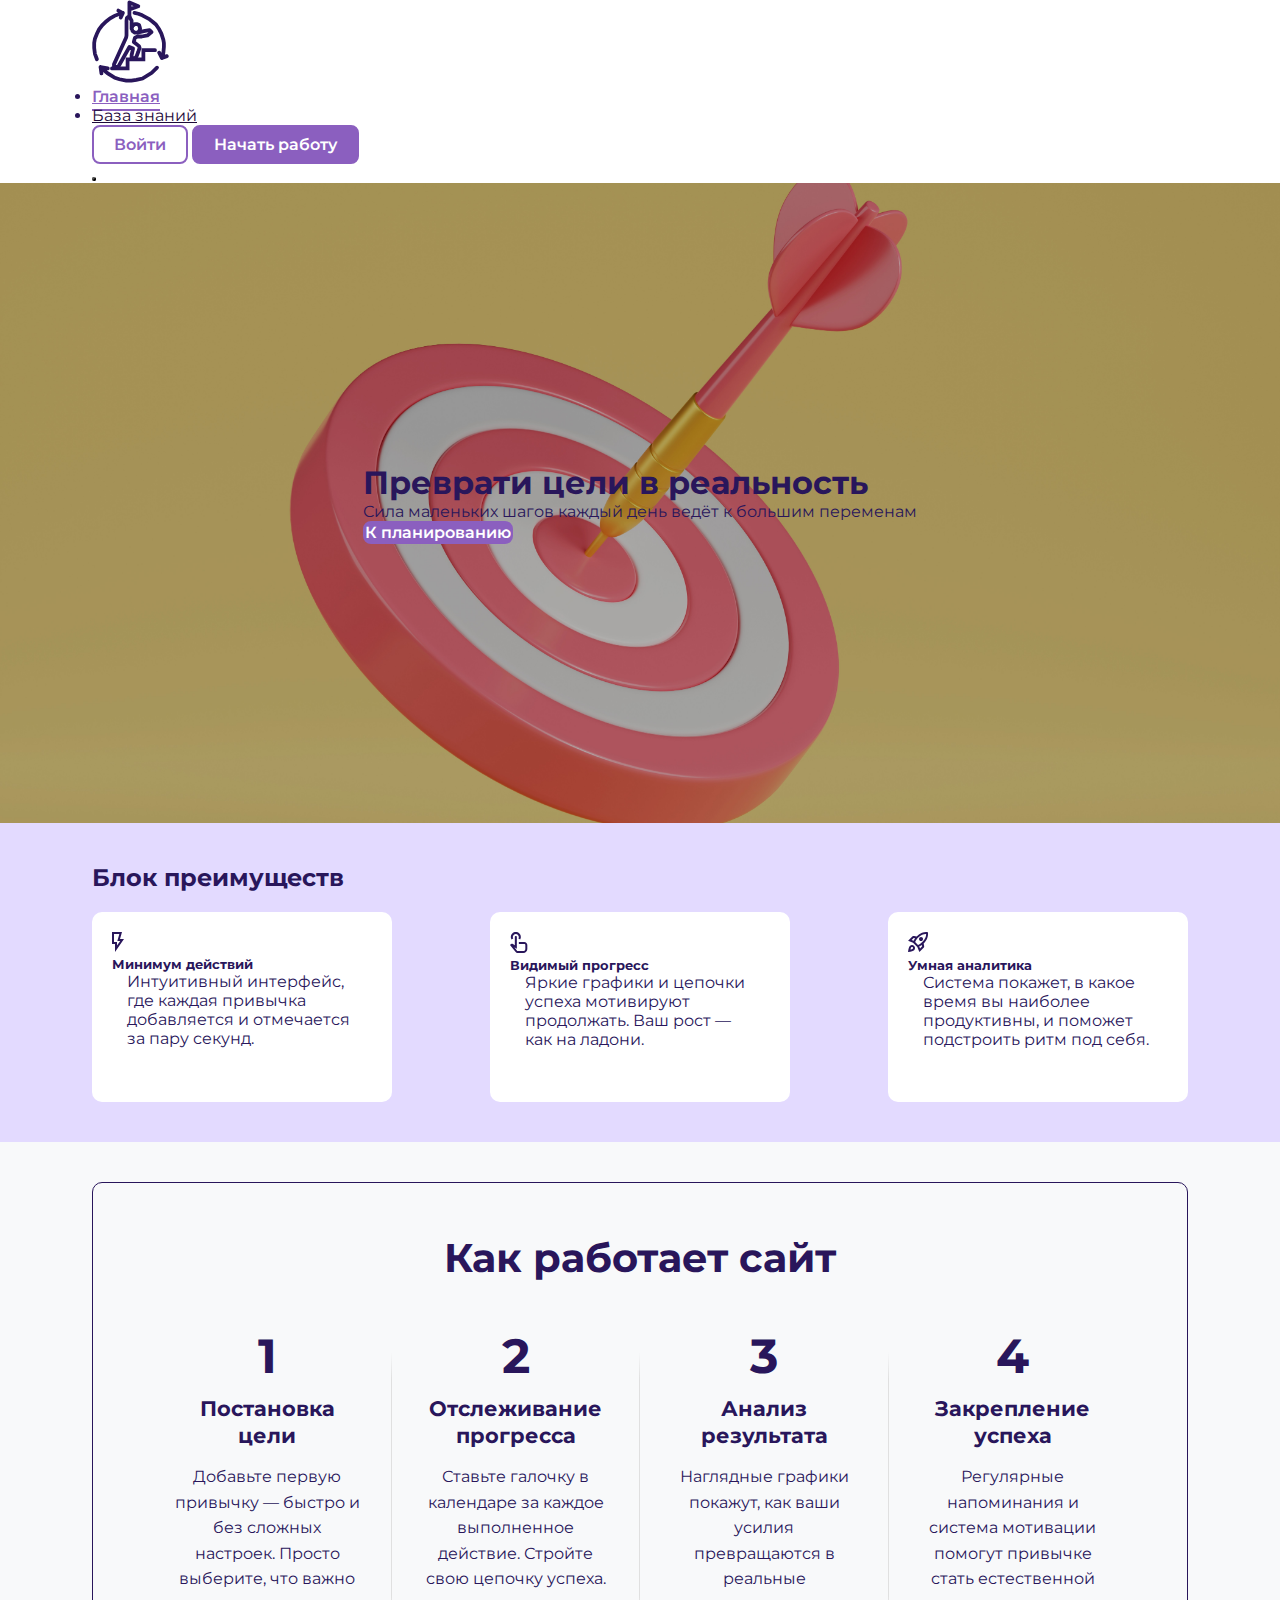
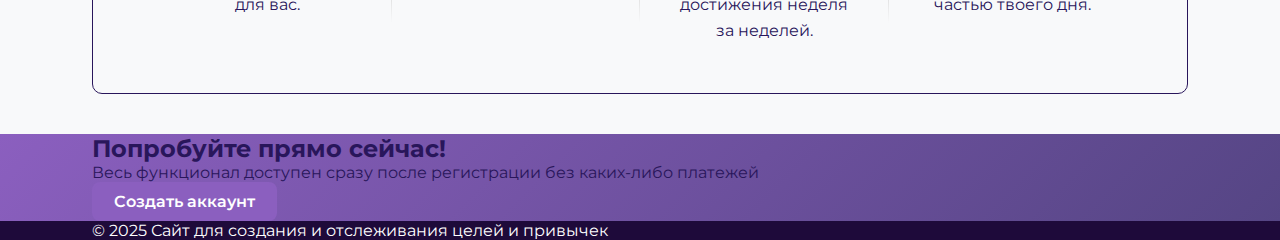
<file: index.html>
<!DOCTYPE html>
<html lang="en">

<head>
    <meta charset="UTF-8">
    <meta name="viewport" content="width=device-width, initial-scale=1.0">
    <title>Главния страница</title>
    <link rel="preconnect" href="https://fonts.googleapis.com">
    <link rel="preconnect" href="https://fonts.gstatic.com" crossorigin>
    <link href="https://fonts.googleapis.com/css2?family=Montserrat:ital,wght@0,100..900;1,100..900&display=swap"
        rel="stylesheet">
    <link href="https://cdn.jsdelivr.net/npm/bootstrap@5.3.8/dist/css/bootstrap.min.css" rel="stylesheet"
        integrity="sha384-sRIl4kxILFvY47J16cr9ZwB07vP4J8+LH7qKQnuqkuIAvNWLzeN8tE5YBujZqJLB" crossorigin="anonymous">


    <link href="css/styles.css" rel="stylesheet">
</head>

<body>
    <header>
        <nav class="navbar navbar-expand-lg bg-body-tertiary">
            <div class="container">
                <a class="navbar-brand" href="/index.html">
                    <img src="/images/Логотип.svg" alt="Логотип" width="77" height="83">
                </a>

                <div class="collapse navbar-collapse">
                    <ul class="navbar-nav me-auto">
                        <li class="nav-item">
                            <a class="nav-link active" href="/index.html">Главная</a>
                        </li>
                        <li class="nav-item">
                            <a class="nav-link" href="/knowledgebase.html">База знаний</a>
                        </li>
                    </ul>
                </div>
                <div class="d-flex">
                    <a href="/sign-in-form.html" class="btn btn--outline  me-2">Войти</a>
                    <a href="/registration.html" class="btn ">Начать работу</a>
                </div>
                <button class="navbar-toggler" type="button" data-bs-toggle="collapse" data-bs-target="#navbarNav">
                    <span class="navbar-toggler-icon"></span>
                </button>
            </div>
        </nav>
    </header>
    <main>
        <div class="hero-banner text-white">
            <div class="container">
                <div class="row justify-content-center text-center">
                    <div class="col-lg-8">
                        <h1 class="display-4 fw-bold mb-3">Преврати цели в реальность</h1>
                        <p class="lead mb-4">Сила маленьких шагов каждый день ведёт к большим переменам</p>
                        <a href="#" class="btn btn-primary btn-lg pulsing-btn">К планированию</a>
                    </div>
                </div>
            </div>
        </div>
        <section class="advantages_block">
            <div class="container">
                <div class="row justify-content-center text-center">
                    <div class="col-lg-10">
                        <h2 class="advantages_block__title display-5 fw-bold mb-3">Блок преимуществ</h2>
                    </div>
                </div>

                <div class="advantages-block__inner">
                    <div class="">
                        <div class=" advantages-block__card  border-0 shadow-sm text-center">
                            <div class="card-body">
                                <img src="images/advantage-icon-1.svg" alt="Иконка преимущества 1">
                                <h5 class="card-title fw-bold">Минимум действий</h5>
                                <p class="advantages-block__card-text text-muted">Интуитивный интерфейс, где каждая
                                    привычка добавляется и
                                    отмечается за пару секунд.
                                </p>
                            </div>
                        </div>
                    </div>

                    <div class="">
                        <div class="advantages-block__card  border-0 shadow-sm text-center">
                            <div class="card-body">
                                <img src="images/advantage-icon-2.svg" alt="Иконка преимущества 2">
                                <h5 class="card-title fw-bold">Видимый прогресс</h5>
                                <p class="advantages-block__card-text text-muted">Яркие графики и цепочки успеха
                                    мотивируют продолжать.
                                    Ваш рост — как на ладони.
                                </p>
                            </div>
                        </div>
                    </div>

                    <div class="">
                        <div class="advantages-block__card  border-0 shadow-sm text-center">
                            <div class="card-body">
                                <img src="images/advantage-icon-3.svg" alt="Иконка преимущества 3">
                                <h5 class="card-title fw-bold">Умная аналитика</h5>
                                <p class="advantages-block__card-text text-muted">Система покажет, в какое время вы
                                    наиболее продуктивны,
                                    и поможет подстроить ритм под себя.
                                </p>
                            </div>
                        </div>
                    </div>



                </div>
        </section>

        <section class="how-it-works">
            <div class="section-title">
                <h2>Как работает сайт</h2>
            </div>

            <div class="steps-container">
                <div class="step">
                    <div class="step-number">1</div>
                    <h3 class="step-title">Постановка
                        цели</h3>
                    <p class="step-description">
                        Добавьте первую привычку — быстро и без сложных настроек.
                        Просто выберите, что важно для вас.
                    </p>
                </div>

                <div class="step">
                    <div class="step-number">2</div>
                    <h3 class="step-title">Отслеживание прогресса</h3>
                    <p class="step-description">
                        Ставьте галочку в календаре за каждое выполненное действие.
                        Стройте свою цепочку успеха.
                    </p>
                </div>

                <div class="step">
                    <div class="step-number">3</div>
                    <h3 class="step-title">Анализ результата</h3>
                    <p class="step-description">
                        Наглядные графики покажут, как ваши усилия превращаются
                        в реальные достижения неделя за неделей.
                    </p>
                </div>

                <div class="step">
                    <div class="step-number">4</div>
                    <h3 class="step-title">Закрепление успеха</h3>
                    <p class="step-description">
                        Регулярные напоминания и система мотивации помогут привычке
                        стать естественной частью твоего дня.
                    </p>
                </div>
            </div>
        </section>
        <section class="py-5" style="background: linear-gradient(135deg, #8B5FBF 0%, #554584 100%);">
            <div class="container">
                <div class="row justify-content-center text-center">
                    <div class="col-lg-8">
                        <h2 class="display-5 fw-bold mb-4 text-white">Попробуйте прямо сейчас!</h2>
                        <p class="lead mb-4 text-light">Весь функционал доступен сразу после регистрации без
                            каких-либо
                            платежей</p>
                        <div class="d-flex flex-column flex-sm-row justify-content-center gap-3">
                            <a href="/registration.html" class="btn btn-lg px-5 fw-bold">Создать
                                аккаунт</a>
                        </div>
                    </div>
                </div>
            </div>
        </section>
    </main>
    <footer class=" py-5">
        <div class="container">
            <div class="row justify-content-center">
                <div class="col-lg-8 text-center">
                    <p class="mb-0 small">© 2025 Сайт для создания и отслеживания целей и привычек</p>
                </div>
            </div>
        </div>
    </footer>
    <script src="https://cdn.jsdelivr.net/npm/bootstrap@5.3.8/dist/js/bootstrap.bundle.min.js"
        integrity="sha384-FKyoEForCGlyvwx9Hj09JcYn3nv7wiPVlz7YYwJrWVcXK/BmnVDxM+D2scQbITxI"
        crossorigin="anonymous"></script>
</body>

</html>
</file>
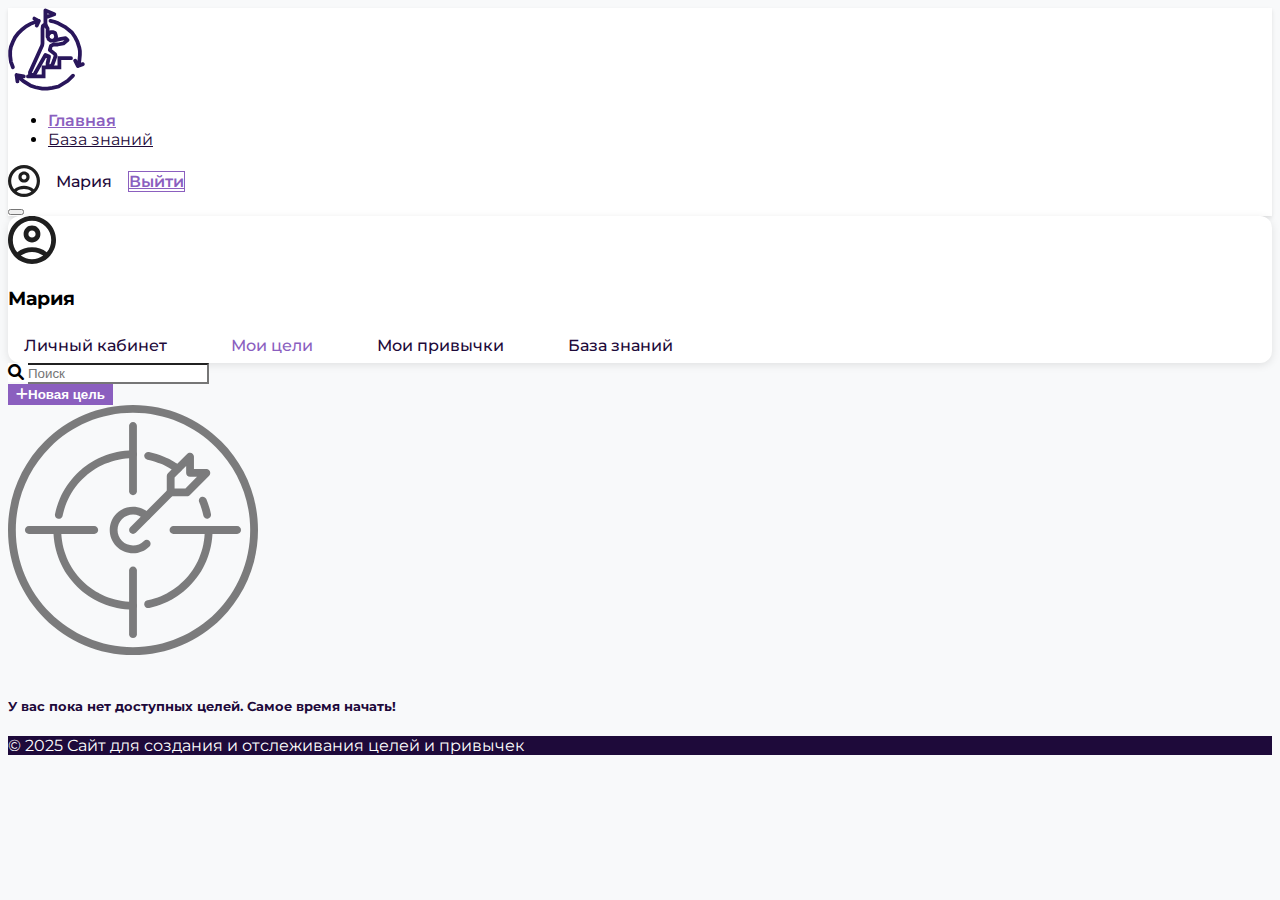
<file: goals.html>
<!DOCTYPE html>
<html lang="ru">

<head>
    <meta charset="UTF-8">
    <meta name="viewport" content="width=device-width, initial-scale=1.0">
    <title>Мои цели</title>
    <link rel="preconnect" href="https://fonts.googleapis.com">
    <link rel="preconnect" href="https://fonts.gstatic.com" crossorigin>
    <link href="https://fonts.googleapis.com/css2?family=Montserrat:ital,wght@0,100..900;1,100..900&display=swap"
        rel="stylesheet">
    <link href="https://cdn.jsdelivr.net/npm/bootstrap@5.3.8/dist/css/bootstrap.min.css" rel="stylesheet"
        integrity="sha384-sRIl4kxILFvY47J16cr9ZwB07vP4J8+LH7qKQnuqkuIAvNWLzeN8tE5YBujZqJLB" crossorigin="anonymous">
    <link rel="stylesheet" href="https://cdnjs.cloudflare.com/ajax/libs/font-awesome/6.0.0/css/all.min.css">
    <link rel="stylesheet" href="css/blocks/goals.css">
</head>

<body>
    <header class="header">
        <nav class="navbar navbar-expand-lg">
            <div class="container">
                <a class="navbar-brand" href="/index.html">
                    <img src="/images/Логотип.svg" alt="Логотип" width="77" height="83">
                </a>

                <div class="collapse navbar-collapse">
                    <ul class="navbar-nav me-auto">
                        <li class="nav-item">
                            <a class="nav-link active" href="/index.html">Главная</a>
                        </li>
                        <li class="nav-item">
                            <a class="nav-link" href="/knowledgebase.html">База знаний</a>
                        </li>
                    </ul>
                </div>
                <div class="user-section">
                    <img src="/images/account.svg" alt="Аватар" width="32" height="32">
                    <span>Мария</span>
                    <a href="/index.html" class="btn btn-outline-custom btn-sm">Выйти</a>
                </div>
                <button class="navbar-toggler" type="button" data-bs-toggle="collapse" data-bs-target="#navbarNav">
                    <span class="navbar-toggler-icon"></span>
                </button>
            </div>
        </nav>
    </header>

    <main>
        <section class="py-4">
            <div class="container">
                <div class="row justify-content-center">
                    <div class="col-lg-10">
                        <!-- Блок пользователя и навигации -->
                        <div class="main-card p-4 mb-4">
                            <div class="d-flex flex-column flex-md-row justify-content-between align-items-center">
                                <div class="d-flex align-items-center mb-3 mb-md-0">
                                    <img src="/images/account.svg" alt="Аватар" width="48" height="48">
                                    <div class="ms-3">
                                        <h3 class="h5 fw-bold mb-0">Мария</h3>
                                    </div>
                                </div>
                                <nav class="user-nav">
                                    <a href="/private-office.html">Личный кабинет</a>
                                    <a href="/goals.html" style="color: var(--lavender);">Мои цели</a>
                                    <a href="/habits.html">Мои привычки</a>
                                    <a href="/knowledgebase.html">База знаний</a>
                                </nav>
                            </div>
                        </div>

                        <!-- Поиск и кнопка -->
                        <div class="row mb-4">
                            <div class="col-md-8 mb-3">
                                <div class="input-group">
                                    <span class="input-group-text bg-white">
                                        <i class="fas fa-search text-muted"></i>
                                    </span>
                                    <input type="text" class="form-control search-input" placeholder="Поиск">
                                </div>
                            </div>
                            <div class="col-md-4 mb-3">
                                <button class="btn btn-primary-custom w-100 py-2">
                                    <i class="fas fa-plus me-2"></i>Новая цель
                                </button>
                            </div>
                        </div>
                        <!-- Пустое состояние -->
                        <div class="text-center py-5 empty-state">
                            <div class="mb-4">
                                <img src="/images/darts.svg" alt="Нет целей">
                            </div>
                            <h5 class="fw-normal text">У вас пока нет доступных целей. Самое время начать!</h5>
                        </div>
                    </div>
                </div>
            </div>
        </section>
    </main>

    <footer class="py-5">
        <div class="container">
            <div class="row justify-content-center">
                <div class="col-lg-8 text-center">
                    <p class="mb-0 small">© 2025 Сайт для создания и отслеживания целей и привычек</p>
                </div>
            </div>
        </div>
    </footer>

    <script src="https://cdn.jsdelivr.net/npm/bootstrap@5.3.8/dist/js/bootstrap.bundle.min.js"
        integrity="sha384-FKyoEForCGlyvwx9Hj09JcYn3nv7wiPVlz7YYwJrWVcXK/BmnVDxM+D2scQbITxI"
        crossorigin="anonymous"></script>
</body>

</html>
</file>
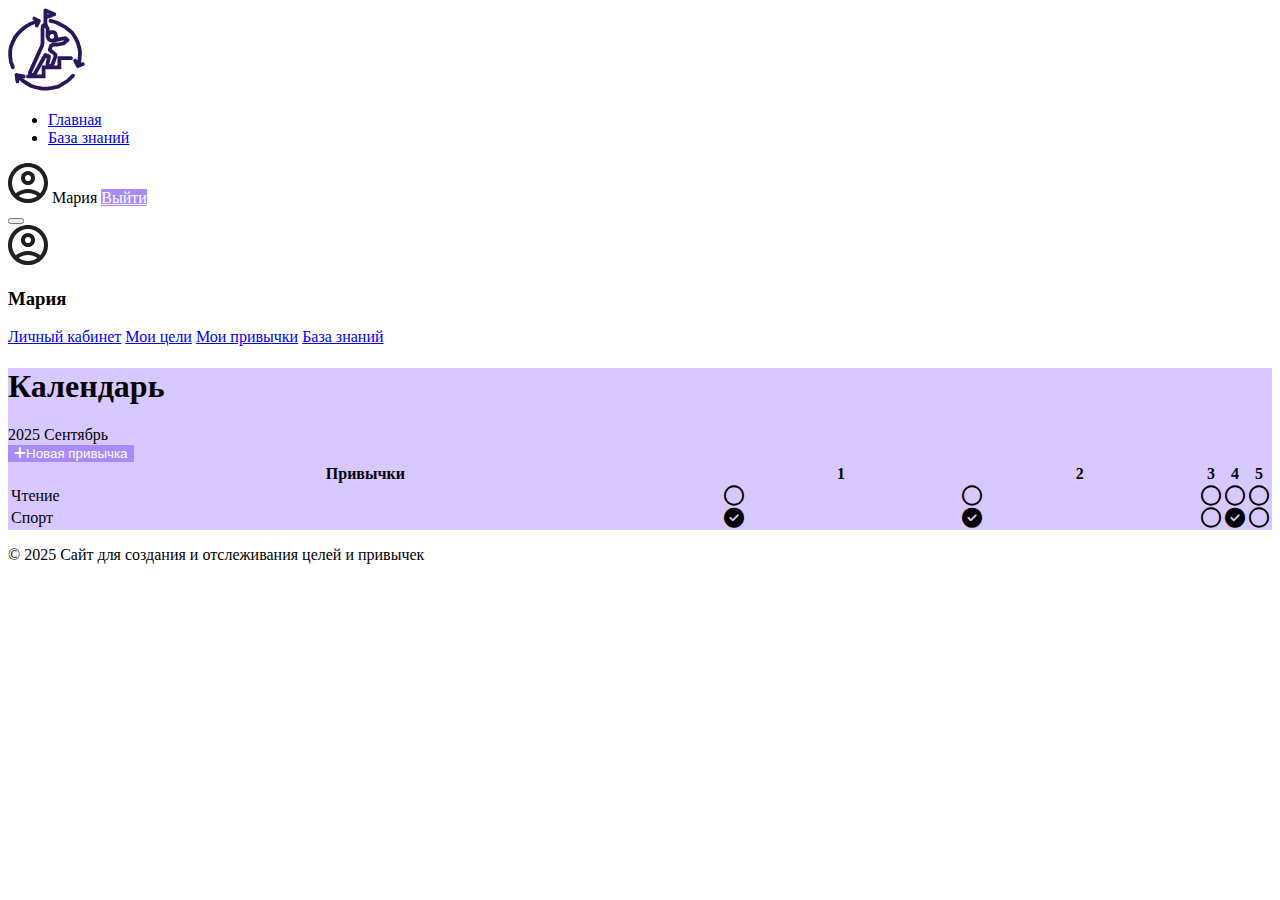
<file: habits.html>
<!DOCTYPE html>
<html lang="en">

<head>
    <meta charset="UTF-8">
    <meta name="viewport" content="width=device-width, initial-scale=1.0">
    <title>Мои привычки</title>

    <link href="https://cdn.jsdelivr.net/npm/bootstrap@5.3.8/dist/css/bootstrap.min.css" rel="stylesheet"
        integrity="sha384-sRIl4kxILFvY47J16cr9ZwB07vP4J8+LH7qKQnuqkuIAvNWLzeN8tE5YBujZqJLB" crossorigin="anonymous">
    <link rel="stylesheet" href="https://cdnjs.cloudflare.com/ajax/libs/font-awesome/6.4.0/css/all.min.css">
    <link href="styles.css" rel="stylesheet">
</head>

<body>
    <header>
        <nav class="navbar navbar-expand-lg bg-body-tertiary">
            <div class="container">
                <a class="navbar-brand" href="/index.html">
                    <img src="/images/Логотип.svg" alt="Логотип" width="77" height="83">
                </a>

                <div class="collapse navbar-collapse">
                    <ul class="navbar-nav me-auto">
                        <li class="nav-item">
                            <a class="nav-link active" href="/index.html">Главная</a>
                        </li>
                        <li class="nav-item">
                            <a class="nav-link" href="/knowledgebase.html">База знаний</a>
                        </li>
                    </ul>
                </div>
                <div class="d-flex">
                    <img src="/images/account.svg" alt="">
                    <span>Мария</span>
                    <a href="/index.html" class="btn ">Выйти</a>
                </div>
                <button class="navbar-toggler" type="button" data-bs-toggle="collapse" data-bs-target="#navbarNav">
                    <span class="navbar-toggler-icon"></span>
                </button>
            </div>
        </nav>
    </header>
    <main>
        <section class="py-3">
            <div class="container">
                <div class="bg-white p-4 rounded shadow-sm mb-4">
                    <div class="d-flex flex-column flex-md-row justify-content-between align-items-center">
                        <div class="d-flex align-items-center mb-3 mb-md-0">
                            <img src="/images/account.svg" alt="Аватар" width="40" height="40">
                            <div class="ms-3">
                                <h3 class="h5 fw-bold mb-0">Мария</h3>
                            </div>
                        </div>
                        <div class="d-flex gap-4">
                            <a href="/private-office.html" class="text-decoration-none text-dark small fw-bold ">Личный
                                кабинет</a>
                            <a href="/goals.html" class="text-decoration-none text-dark small fw-bold">Мои
                                цели</a>
                            <a href="#" class="text-decoration-none text-dark small fw-bold">Мои привычки</a>
                            <a href="/knowledgebase.html" class="text-decoration-none text-dark small fw-bold">База
                                знаний</a>
                        </div>
                    </div>
                </div>

                <div class="card border-0 shadow-sm card-border-radius">
                    <div class="card-body p-0">
                        <div class="p-4 border-bottom">
                            <div class="d-flex justify-content-between align-items-center">
                                <div>
                                    <h1 class="h3 fw-bold  mb-1">Календарь</h1>
                                    <div class="d-flex align-items-center gap-3">
                                        <span class="fw-bold">2025</span>
                                        <span class="text-muted">Сентябрь</span>
                                    </div>
                                </div>
                                <button class="btn btn-primary">
                                    <i class="fas fa-plus me-2"></i>Новая привычка
                                </button>
                            </div>
                        </div>

                        <div class="p-4">
                            <div class="table-responsive">
                                <table class="table table-hover mb-0 w-100">
                                    <thead class="table-light">
                                        <tr>
                                            <th class="fw-bold border-0 py-3" style="width: 60%;">Привычки</th>
                                            <th class="text-center border-0 py-3" style="width: 20%;">1</th>
                                            <th class="text-center border-0 py-3" style="width: 20%;">2</th>
                                            <th class="text-center border-0 py-3" style="width: 20%;">3</th>
                                            <th class="text-center border-0 py-3" style="width: 20%;">4</th>
                                            <th class="text-center border-0 py-3" style="width: 20%;">5</th>
                                        </tr>
                                    </thead>
                                    <tbody>
                                        <tr>
                                            <td class="fw-bold py-3">Чтение</td>
                                            <td class="text-center py-3">
                                                <i class="far fa-circle fa-lg text-secondary"></i>
                                            </td>
                                            <td class="text-center py-3">
                                                <i class="far fa-circle fa-lg text-secondary"></i>
                                            </td>
                                            <td class="text-center py-3">
                                                <i class="far fa-circle fa-lg text-secondary"></i>
                                            </td>
                                            <td class="text-center py-3">
                                                <i class="far fa-circle fa-lg text-secondary"></i>
                                            </td>
                                            <td class="text-center py-3">
                                                <i class="far fa-circle fa-lg text-secondary"></i>
                                            </td>
                                        </tr>
                                        <tr>
                                            <td class="fw-bold py-3">Спорт</td>
                                            <td class="text-center py-3">
                                                <i class="fas fa-check-circle fa-lg text-success"></i>
                                            </td>
                                            <td class="text-center py-3">
                                                <i class="fas fa-check-circle fa-lg text-success"></i>
                                            </td>
                                            <td class="text-center py-3">
                                                <i class="far fa-circle fa-lg text-secondary"></i>
                                            </td>
                                            <td class="text-center py-3">
                                                <i class="fas fa-check-circle fa-lg text-success"></i>
                                            </td>
                                            <td class="text-center py-3">
                                                <i class="far fa-circle fa-lg text-secondary"></i>
                                            </td>
                                        </tr>
                                    </tbody>
                                </table>
                            </div>
                        </div>
                    </div>
                </div>
            </div>
        </section>
    </main>
    <footer class="bg-light py-5">
        <div class="container">
            <div class="row justify-content-center">
                <div class="col-lg-8 text-center">
                    <p class="mb-0 small">© 2025 Сайт для создания и отслеживания целей и привычек</p>
                </div>
            </div>
        </div>
    </footer>
    <script src="https://cdn.jsdelivr.net/npm/bootstrap@5.3.8/dist/js/bootstrap.bundle.min.js"
        integrity="sha384-FKyoEForCGlyvwx9Hj09JcYn3nv7wiPVlz7YYwJrWVcXK/BmnVDxM/D2scQbITxI"
        crossorigin="anonymous"></script>
</body>

</html>
</file>
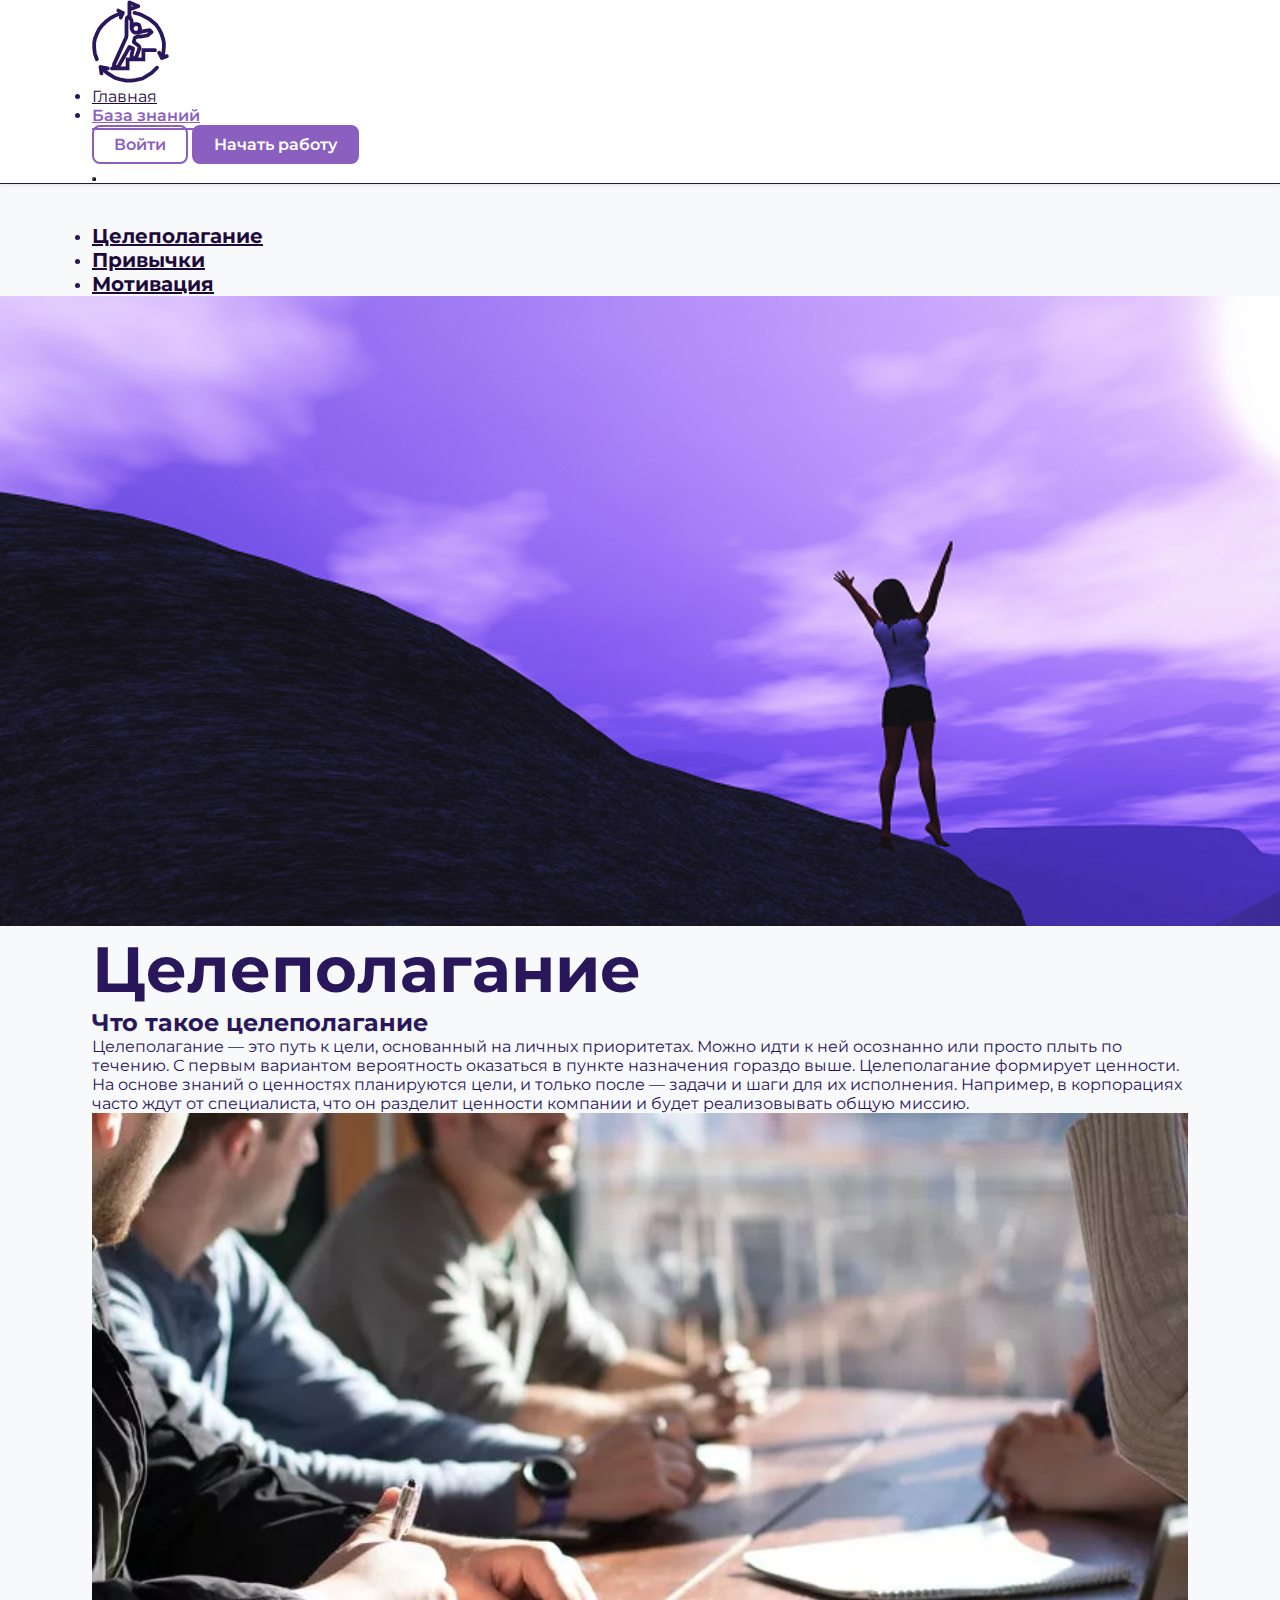
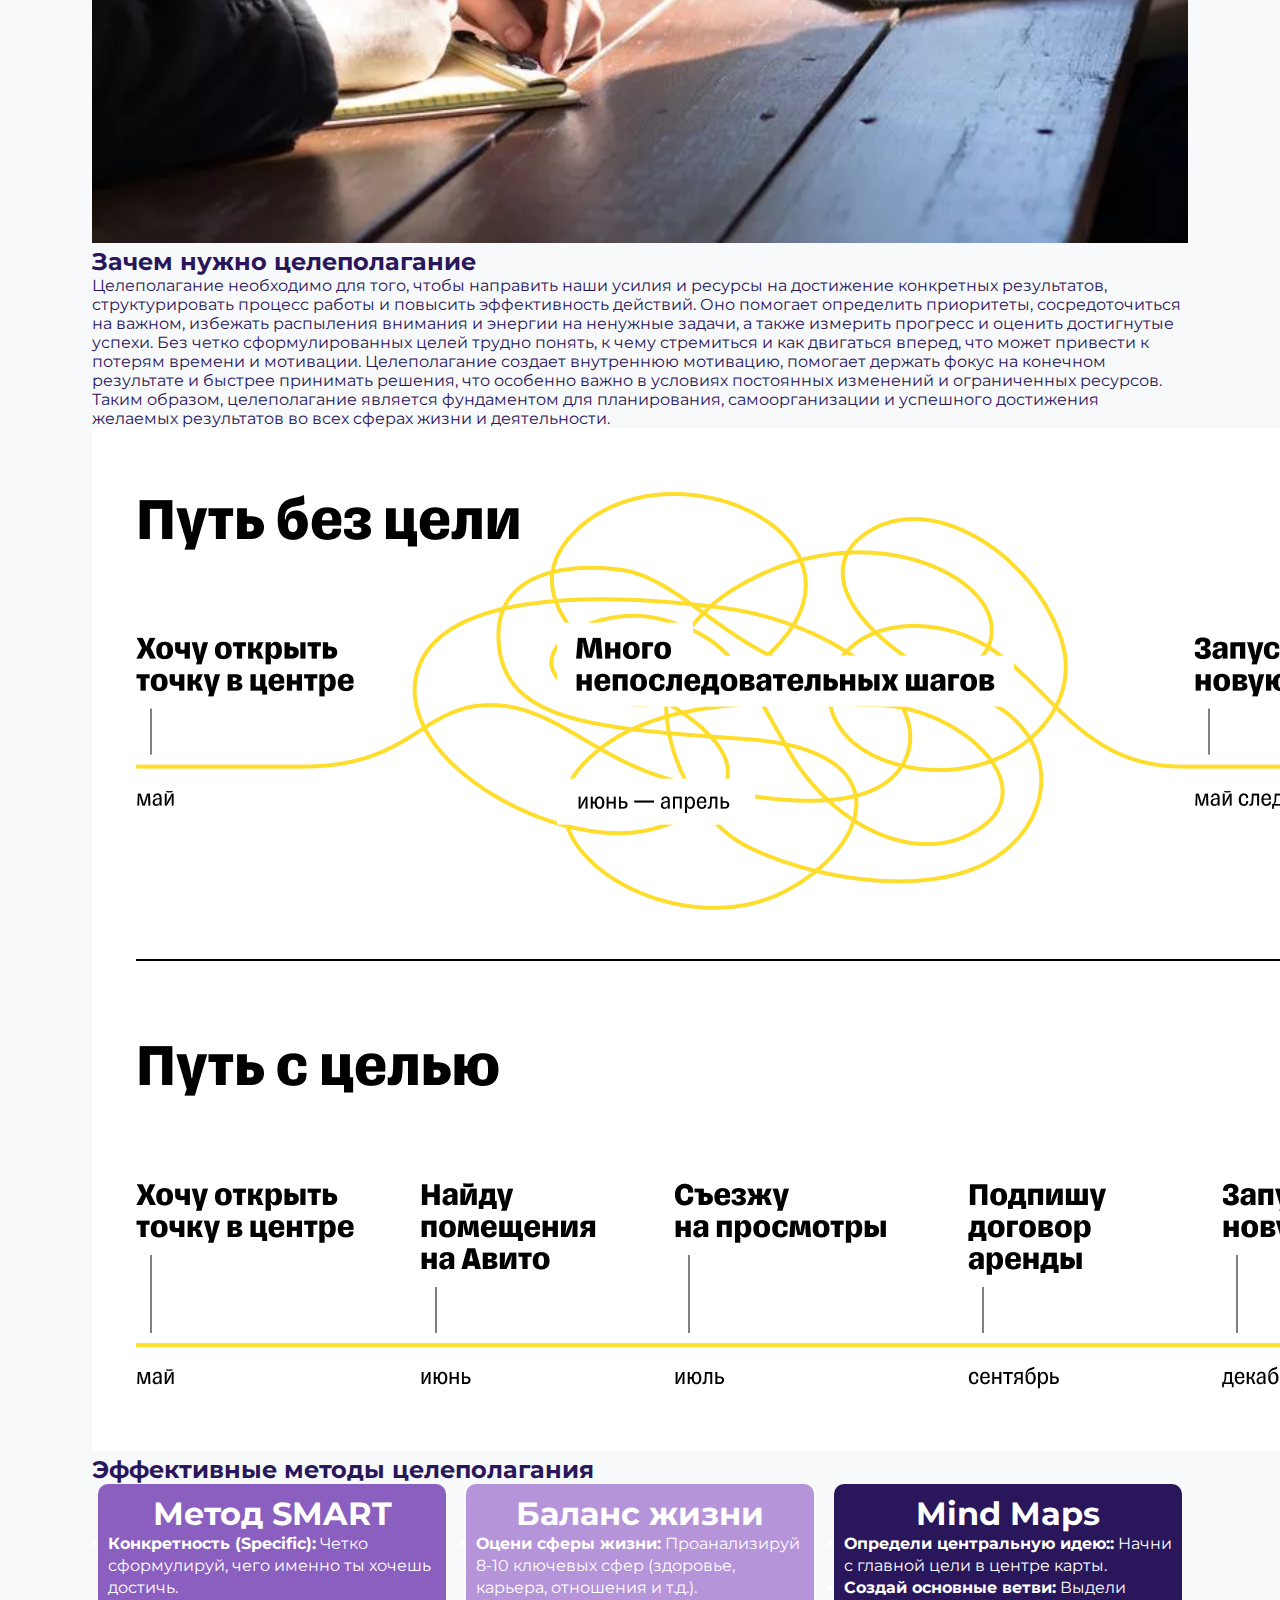
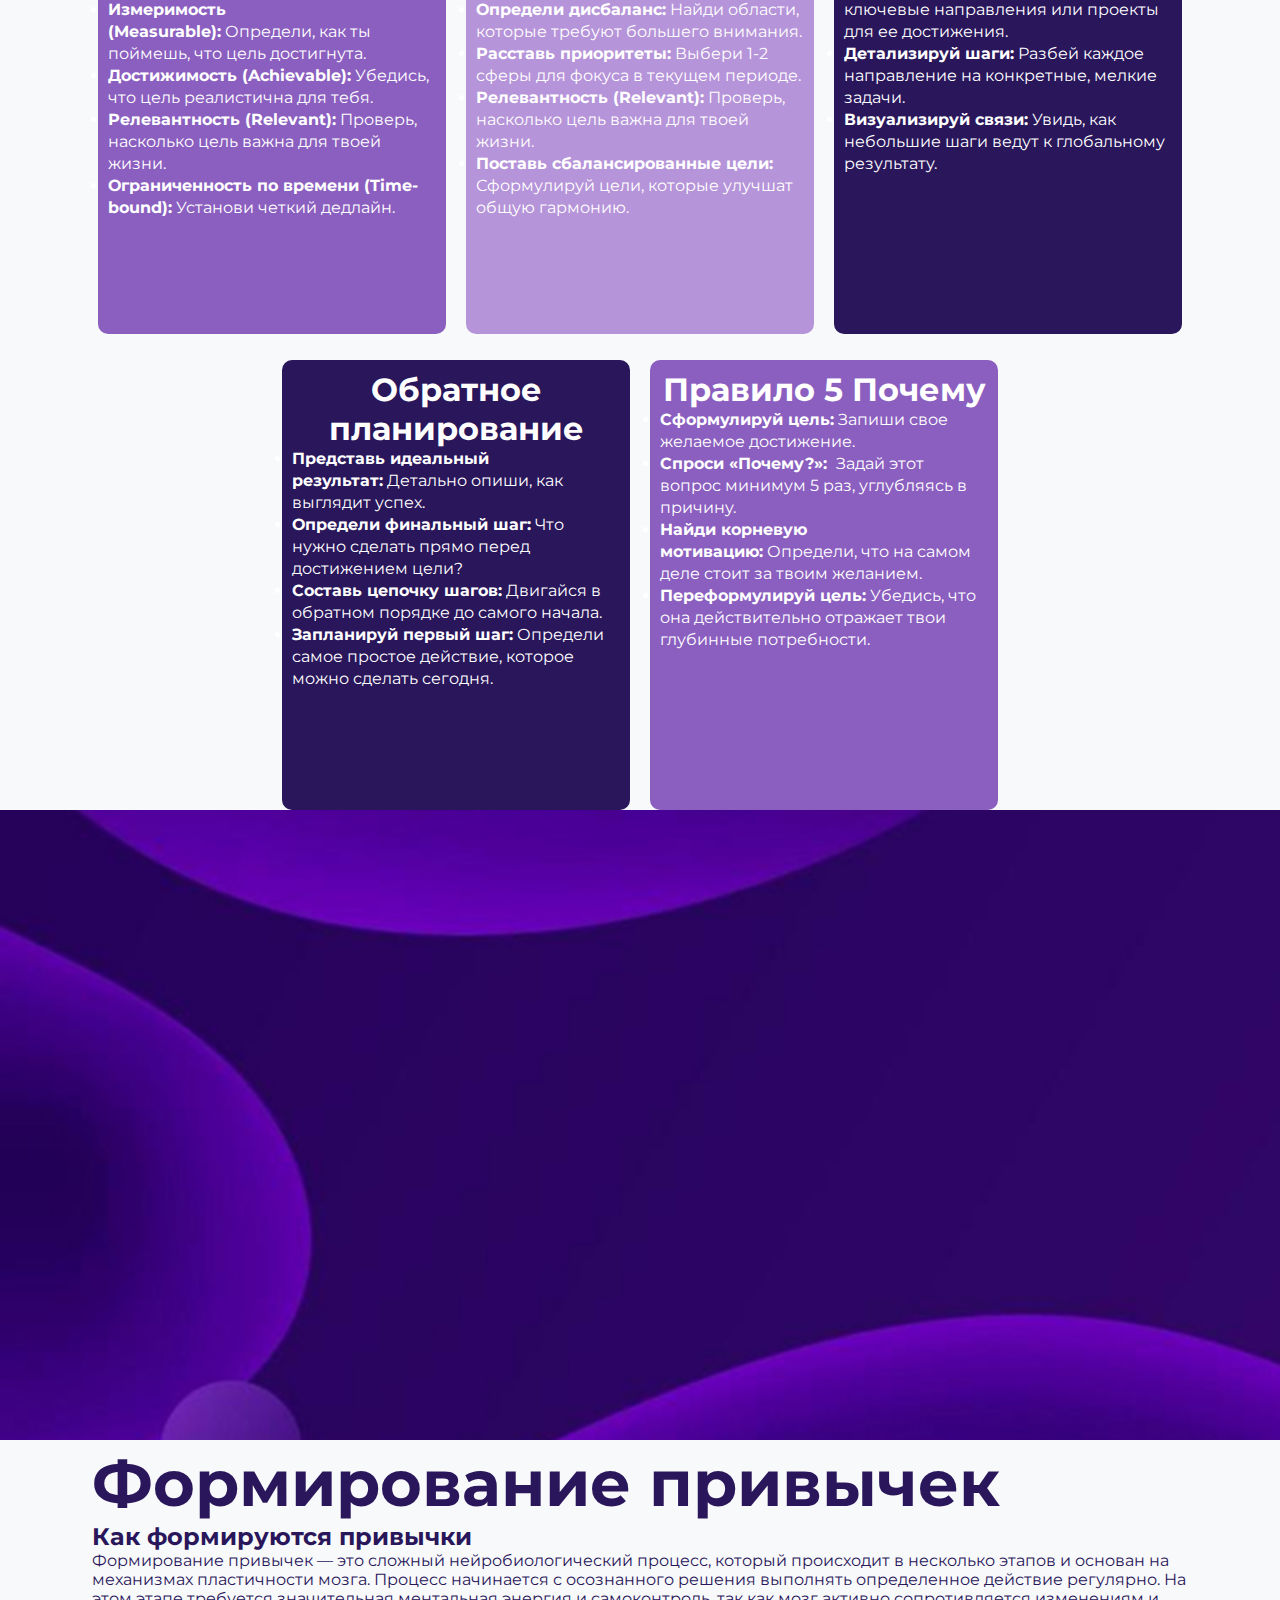
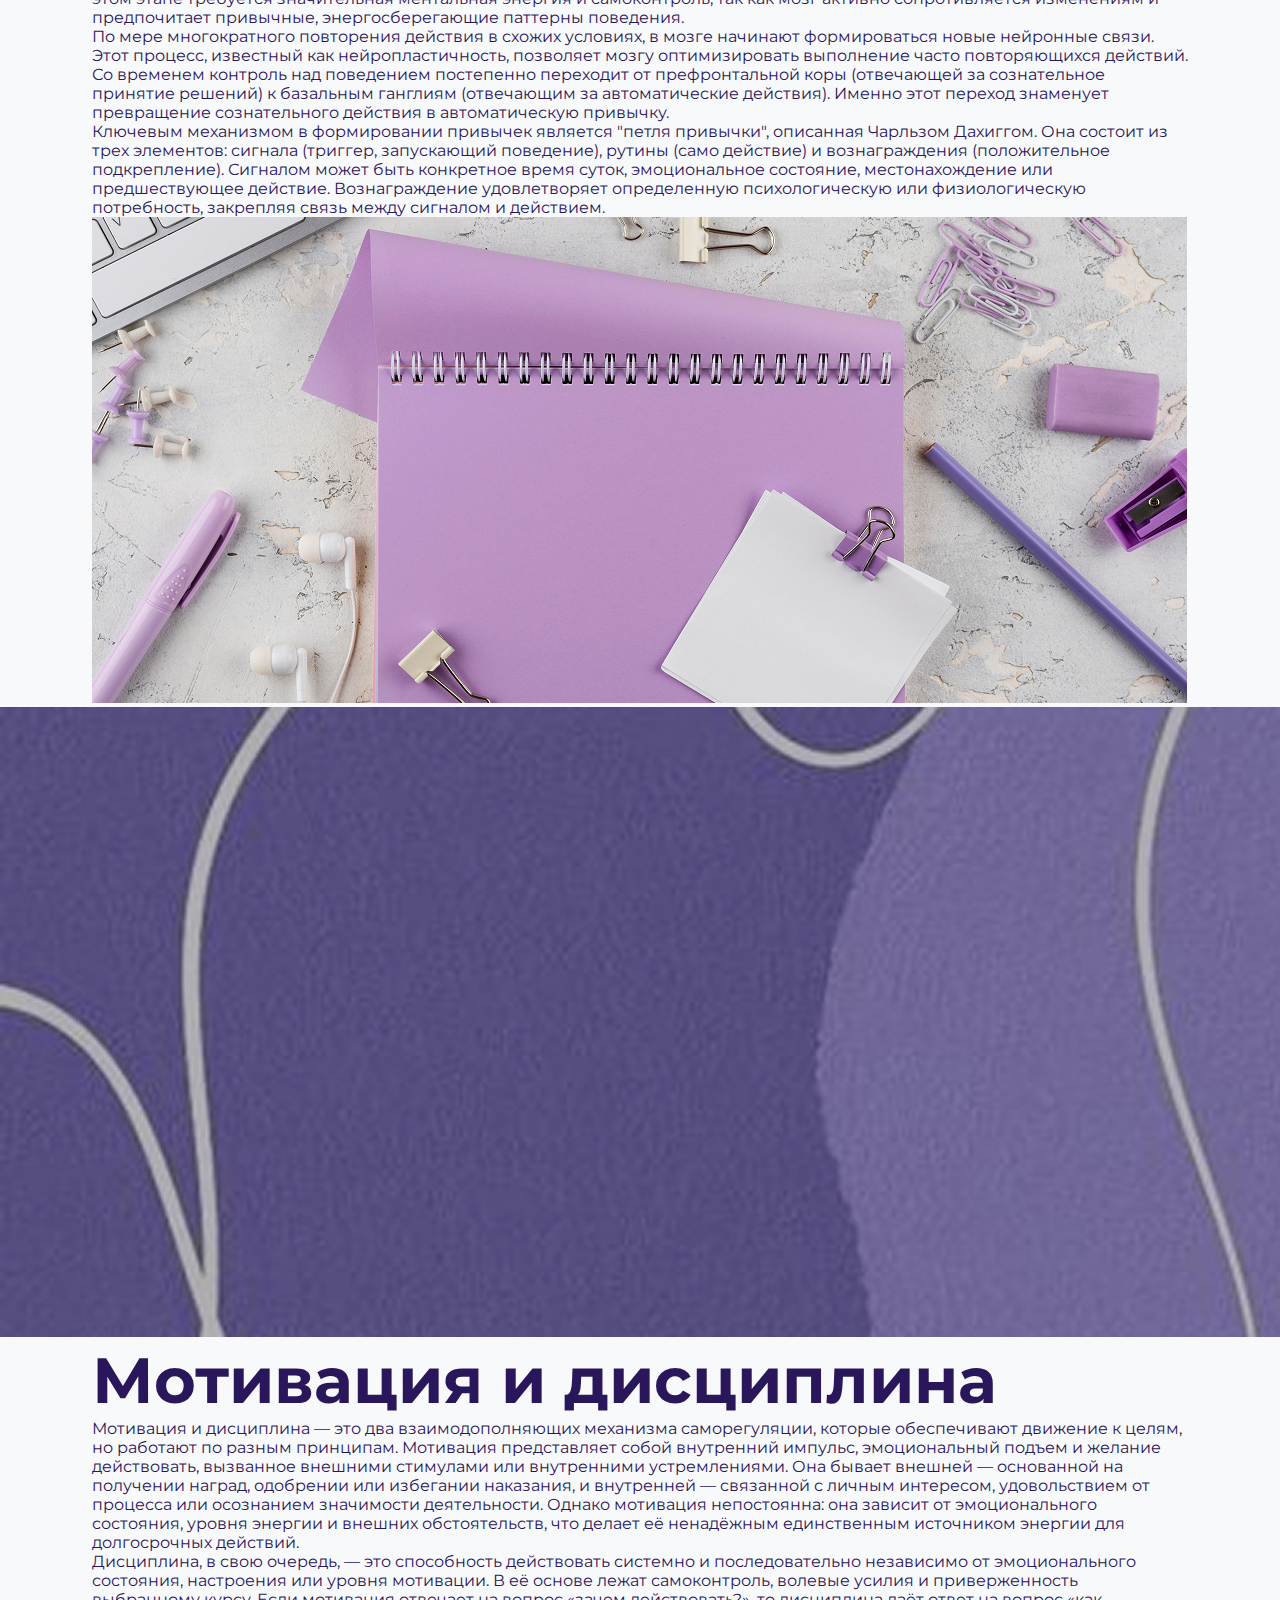
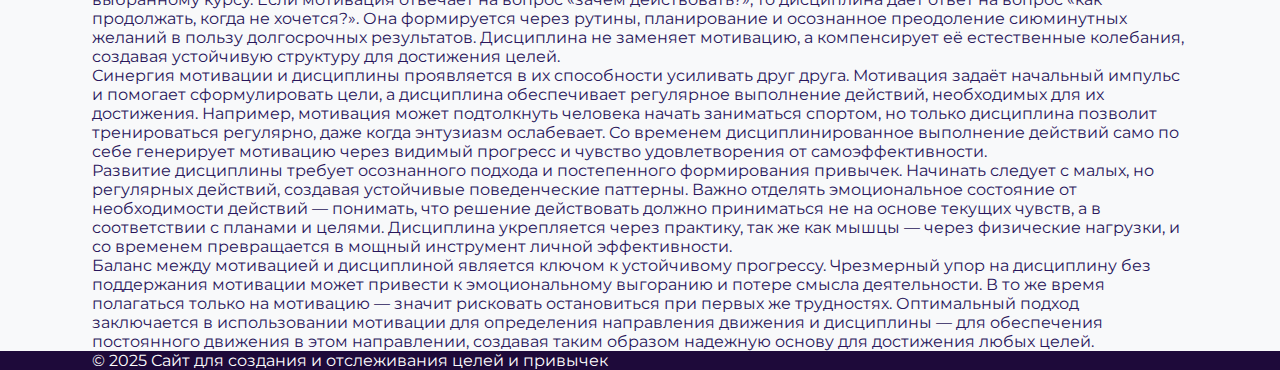
<file: knowledgebase.html>
<!DOCTYPE html>
<html lang="en">

<head>
    <meta charset="UTF-8">
    <meta name="viewport" content="width=device-width, initial-scale=1.0">
    <title>База знаний</title>
    <link rel="preconnect" href="https://fonts.googleapis.com">
    <link rel="preconnect" href="https://fonts.gstatic.com" crossorigin>
    <link href="https://fonts.googleapis.com/css2?family=Montserrat:ital,wght@0,100..900;1,100..900&display=swap"
        rel="stylesheet">
    <link href="https://cdn.jsdelivr.net/npm/bootstrap@5.3.8/dist/css/bootstrap.min.css" rel="stylesheet"
        integrity="sha384-sRIl4kxILFvY47J16cr9ZwB07vP4J8+LH7qKQnuqkuIAvNWLzeN8tE5YBujZqJLB" crossorigin="anonymous">


    <link href="css/styles.css" rel="stylesheet">

</head>

<body>
    <header class="header">
        <nav class="navbar navbar-expand-lg">
            <div class="container">
                <a class="navbar-brand" href="/index.html">
                    <img src="/images/Логотип.svg" alt="Логотип" width="77" height="83">
                </a>

                <div class="collapse navbar-collapse">
                    <ul class="navbar-nav me-auto">
                        <li class="nav-item">
                            <a class="nav-link" href="/index.html">Главная</a>
                        </li>
                        <li class="nav-item">
                            <a class="nav-link active" href="/knowledgebase.html">База знаний</a>
                        </li>
                    </ul>
                </div>
                <div class="d-flex">
                    <a href="/sign-in-form.html" class="btn btn--outline  me-2">Войти</a>
                    <a href="/registration.html" class="btn ">Начать работу</a>
                </div>
                <button class="navbar-toggler" type="button" data-bs-toggle="collapse" data-bs-target="#navbarNav">
                    <span class="navbar-toggler-icon"></span>
                </button>
            </div>
        </nav>
    </header>
    <main>
        <div class="container">
            <ul class="nav nav-pills justify-content-between  custom-nav">
                <li class="nav-item">
                    <a class="nav-link" href="#target">Целеполагание</a>
                </li>
                <li class="nav-item">
                    <a class="nav-link" href="#habits">Привычки</a>
                </li>
                <li class="nav-item">
                    <a class="nav-link" href="#motivation">Мотивация</a>
                </li>
            </ul>
        </div>
        <section id="target" class="position-relative overflow-hidden">
            <img src="/images/aims.jpg" alt="Фон" class="w-100" style="height: 70vh; object-fit: cover;">

            <div class="position-absolute top-0 start-0 w-100 h-100 d-flex align-items-center">
                <div class="container">
                    <div class="row justify-content-center text-center">
                        <h1 class="knowledge__title fw-bold text-white">Целеполагание</h1>
                    </div>
                </div>
            </div>
        </section>
        <section class="py-3">
            <div class="container">
                <div class="row align-items-center">
                    <h2 class="display-4 fw-bold text-center mb-3">Что такое целеполагание</h2>
                    <p class="fs-5">Целеполагание — это путь к цели, основанный на личных приоритетах. Можно идти
                        к ней
                        осознанно или просто
                        плыть по течению. С первым вариантом вероятность оказаться в пункте назначения гораздо выше.
                        Целеполагание формирует ценности. На основе знаний о ценностях планируются цели, и только после
                        — задачи
                        и шаги для их исполнения. Например, в корпорациях часто ждут от специалиста, что он разделит
                        ценности
                        компании и будет реализовывать общую миссию.</p>
                    <div class="text-center">
                        <img class="img" src="images/dylan-gillis-kdeqa3atnby-unsplash-3.jpg.webp"
                            alt="Люди планируют что-то">
                    </div>
                </div>
            </div>
        </section>
        <section class="py-3">
            <div class="container">
                <div class="row align-items-center">
                    <h2 class="display-4 fw-bold text-center mb-3">Зачем нужно целеполагание</h2>
                    <div class="col-md-6">

                        <p class="fs-5">
                            Целеполагание необходимо для того, чтобы направить наши усилия и ресурсы на достижение
                            конкретных результатов, структурировать процесс работы и повысить эффективность действий.
                            Оно помогает определить приоритеты, сосредоточиться на важном, избежать распыления внимания
                            и энергии на ненужные задачи, а также измерить прогресс и оценить достигнутые успехи. Без
                            четко сформулированных целей трудно понять, к чему стремиться и как двигаться вперед, что
                            может привести к потерям времени и мотивации. Целеполагание создает внутреннюю мотивацию,
                            помогает держать фокус на конечном результате и быстрее принимать решения, что особенно
                            важно в условиях постоянных изменений и ограниченных ресурсов. Таким образом, целеполагание
                            является фундаментом для планирования, самоорганизации и успешного достижения желаемых
                            результатов во всех сферах жизни и деятельности.
                        </p>
                    </div>
                    <div class="col-md-6 text-center">
                        <img src="/images/2023_08_No35Fee5-1-desktop_png.png" alt="Цели" class="img-fluid">
                    </div>
                </div>
            </div>
        </section>
        <section class="py-3 ">
            <div class="container">
                <h2 class="display-4 fw-bold text-center mb-3">Эффективные методы целеполагания</h2>
                <div class="methods-cards">
                    <div class="methods-cards__card">
                        <h4 class="methods-cards__title">Метод SMART</h4>
                        <ul class="methods-cards__list">
                            <li class="methods-cards__item"><b>Конкретность (Specific):</b> Четко сформулируй, чего
                                именно ты хочешь достичь.</li>
                            <li class="methods-cards__item"><b>Измеримость (Measurable):</b> Определи, как ты поймешь,
                                что цель достигнута.</li>
                            <li class="methods-cards__item"><b>Достижимость (Achievable):</b> Убедись, что цель
                                реалистична для тебя.</li>
                            <li class="methods-cards__item"><b>Релевантность (Relevant):</b> Проверь, насколько цель
                                важна для твоей жизни.</li>
                            <li class="methods-cards__item"><b>Ограниченность по времени (Time-bound):</b> Установи
                                четкий дедлайн.</li>
                        </ul>
                    </div>
                    <div class="methods-cards__card methods-cards__card--light">
                        <h4 class="methods-cards__title">Баланс жизни</h4>
                        <ul class="methods-cards__list">
                            <li class="methods-cards__item"><b>Оцени сферы жизни:</b> Проанализируй 8-10 ключевых сфер
                                (здоровье, карьера, отношения и т.д.).</li>
                            <li class="methods-cards__item"><b>Определи дисбаланс:</b> Найди области, которые требуют
                                большего внимания.</li>
                            <li class="methods-cards__item"><b>Расставь приоритеты:</b> Выбери 1-2 сферы для фокуса в
                                текущем периоде.</li>
                            <li class="methods-cards__item"><b>Релевантность (Relevant):</b> Проверь, насколько цель
                                важна для твоей жизни.</li>
                            <li class="methods-cards__item"><b>Поставь сбалансированные цели:</b> Сформулируй цели,
                                которые улучшат общую гармонию.</li>
                        </ul>
                    </div>
                    <div class="methods-cards__card methods-cards__card--dark">
                        <h4 class="methods-cards__title">Mind Maps</h4>
                        <ul class="methods-cards__list">
                            <li class="methods-cards__item"><b>Определи центральную идею::</b> Начни с главной цели в
                                центре карты.</li>
                            <li class="methods-cards__item"><b>Создай основные ветви:</b> Выдели ключевые направления
                                или проекты для ее достижения.</li>
                            <li class="methods-cards__item"><b>Детализируй шаги:</b> Разбей каждое направление на
                                конкретные, мелкие задачи.</li>
                            <li class="methods-cards__item"><b>Визуализируй связи:</b> Увидь, как небольшие шаги ведут к
                                глобальному результату.</li>
                        </ul>
                    </div>
                    <div class="methods-cards__card methods-cards__card--dark">
                        <h4 class="methods-cards__title">Обратное планирование</h4>
                        <ul class="methods-cards__list">
                            <li class="methods-cards__item"><b>Представь идеальный результат:</b> Детально опиши, как
                                выглядит успех.</li>
                            <li class="methods-cards__item"><b>Определи финальный шаг:</b> Что нужно сделать прямо перед
                                достижением цели?</li>
                            <li class="methods-cards__item"><b>Составь цепочку шагов:</b> Двигайся в обратном порядке до
                                самого начала.</li>
                            <li class="methods-cards__item"><b>Запланируй первый шаг:</b> Определи самое простое
                                действие, которое можно сделать сегодня.</li>
                        </ul>
                    </div>
                    <div class="methods-cards__card">
                        <h4 class="methods-cards__title">Правило 5 Почему</h4>
                        <ul class="methods-cards__list">
                            <li class="methods-cards__item"><b>Сформулируй цель:</b> Запиши свое желаемое достижение.
                            </li>
                            <li class="methods-cards__item"><b>Спроси «Почему?»: </b> Задай этот вопрос минимум 5 раз,
                                углубляясь в причину.</li>
                            <li class="methods-cards__item"><b>Найди корневую мотивацию:</b> Определи, что на самом деле
                                стоит за твоим желанием.</li>
                            <li class="methods-cards__item"><b>Переформулируй цель:</b> Убедись, что она действительно
                                отражает твои глубинные потребности.</li>
                        </ul>
                    </div>
                </div>
        </section>
        <section id="habits" class="position-relative overflow-hidden">
            <img src="/images/habits.jpg" alt="Фон" class="w-100" style="height: 70vh; object-fit: cover;">

            <div class="position-absolute top-0 start-0 w-100 h-100 d-flex align-items-center">
                <div class="container">
                    <div class="row justify-content-center text-center">
                        <h1 class="knowledge__title fw-bold text-white">Формирование привычек</h1>
                    </div>
                </div>
            </div>
        </section>
        <section class="py-3">
            <div class="container">
                <div class="row align-items-center">
                    <h2 class="display-4 fw-bold text-center mb-3">Как формируются привычки</h2>
                    <p class="fs-5">Формирование привычек — это сложный нейробиологический процесс, который происходит в
                        несколько этапов и основан на механизмах пластичности мозга. Процесс начинается с осознанного
                        решения выполнять определенное действие регулярно. На этом этапе требуется значительная
                        ментальная энергия и самоконтроль, так как мозг активно сопротивляется изменениям и предпочитает
                        привычные, энергосберегающие паттерны поведения.</p>
                    <p class="fs-5">По мере многократного повторения действия в схожих условиях, в мозге начинают
                        формироваться новые нейронные связи. Этот процесс, известный как нейропластичность, позволяет
                        мозгу оптимизировать выполнение часто повторяющихся действий. Со временем контроль над
                        поведением постепенно переходит от префронтальной коры (отвечающей за сознательное принятие
                        решений) к базальным ганглиям (отвечающим за автоматические действия). Именно этот переход
                        знаменует превращение сознательного действия в автоматическую привычку.</p>
                    <p class="fs-5">Ключевым механизмом в формировании привычек является "петля привычки", описанная
                        Чарльзом Дахиггом. Она состоит из трех элементов: сигнала (триггер, запускающий поведение),
                        рутины (само действие) и вознаграждения (положительное подкрепление). Сигналом может быть
                        конкретное время суток, эмоциональное состояние, местонахождение или предшествующее действие.
                        Вознаграждение удовлетворяет определенную психологическую или физиологическую потребность,
                        закрепляя связь между сигналом и действием.</p>
                    <div class="text-center">
                        <img src="images/habit-form.jpg" alt="Люди планируют что-то">
                    </div>
                </div>
            </div>
        </section>
        <section id="motivation" class="position-relative overflow-hidden">
            <img src="/images/motivatov.png" alt="Фон" class="w-100" style="height: 70vh; object-fit: cover;">

            <div class="position-absolute top-0 start-0 w-100 h-100 d-flex align-items-center">
                <div class="container">
                    <div class="row justify-content-center text-center">
                        <h1 class="knowledge__title fw-bold text-white">Мотивация и дисциплина</h1>
                    </div>
                </div>
            </div>
        </section>
        <section class="py-3">
            <div class="container">
                <div class="row align-items-center">
                    <p class="fs-5">Мотивация и дисциплина — это два взаимодополняющих механизма саморегуляции, которые
                        обеспечивают движение к целям, но работают по разным принципам. Мотивация представляет собой
                        внутренний импульс, эмоциональный подъем и желание действовать, вызванное внешними стимулами или
                        внутренними устремлениями. Она бывает внешней — основанной на получении наград, одобрении или
                        избегании наказания, и внутренней — связанной с личным интересом, удовольствием от процесса или
                        осознанием значимости деятельности. Однако мотивация непостоянна: она зависит от эмоционального
                        состояния, уровня энергии и внешних обстоятельств, что делает её ненадёжным единственным
                        источником энергии для долгосрочных действий.</p>
                    <p class="fs-5">Дисциплина, в свою очередь, — это способность действовать системно и последовательно
                        независимо от эмоционального состояния, настроения или уровня мотивации. В её основе лежат
                        самоконтроль, волевые усилия и приверженность выбранному курсу. Если мотивация отвечает на
                        вопрос «зачем действовать?», то дисциплина даёт ответ на вопрос «как продолжать, когда не
                        хочется?». Она формируется через рутины, планирование и осознанное преодоление сиюминутных
                        желаний в пользу долгосрочных результатов. Дисциплина не заменяет мотивацию, а компенсирует её
                        естественные колебания, создавая устойчивую структуру для достижения целей.</p>
                    <p class="fs-5">Синергия мотивации и дисциплины проявляется в их способности усиливать друг друга.
                        Мотивация задаёт начальный импульс и помогает сформулировать цели, а дисциплина обеспечивает
                        регулярное выполнение действий, необходимых для их достижения. Например, мотивация может
                        подтолкнуть человека начать заниматься спортом, но только дисциплина позволит тренироваться
                        регулярно, даже когда энтузиазм ослабевает. Со временем дисциплинированное выполнение действий
                        само по себе генерирует мотивацию через видимый прогресс и чувство удовлетворения от
                        самоэффективности.</p>
                    <p class="fs-5">Развитие дисциплины требует осознанного подхода и постепенного формирования
                        привычек. Начинать следует с малых, но регулярных действий, создавая устойчивые поведенческие
                        паттерны. Важно отделять эмоциональное состояние от необходимости действий — понимать, что
                        решение действовать должно приниматься не на основе текущих чувств, а в соответствии с планами и
                        целями. Дисциплина укрепляется через практику, так же как мышцы — через физические нагрузки, и
                        со временем превращается в мощный инструмент личной эффективности.</p>

                    <p class="fs-5">Баланс между мотивацией и дисциплиной является ключом к устойчивому прогрессу.
                        Чрезмерный упор на дисциплину без поддержания мотивации может привести к эмоциональному
                        выгоранию и потере смысла деятельности. В то же время полагаться только на мотивацию — значит
                        рисковать остановиться при первых же трудностях. Оптимальный подход заключается в использовании
                        мотивации для определения направления движения и дисциплины — для обеспечения постоянного
                        движения в этом направлении, создавая таким образом надежную основу для достижения любых целей.
                    </p>

                </div>
            </div>
        </section>
    </main>
    <footer class=" py-5">
        <div class="container">
            <div class="row justify-content-center">
                <div class="col-lg-8 text-center">
                    <p class="mb-0 small">© 2025 Сайт для создания и отслеживания целей и привычек</p>
                </div>
            </div>
        </div>
    </footer>
    <script src="https://cdn.jsdelivr.net/npm/bootstrap@5.3.8/dist/js/bootstrap.bundle.min.js"
        integrity="sha384-FKyoEForCGlyvwx9Hj09JcYn3nv7wiPVlz7YYwJrWVcXK/BmnVDxM+D2scQbITxI"
        crossorigin="anonymous"></script>
</body>

</html>
</file>
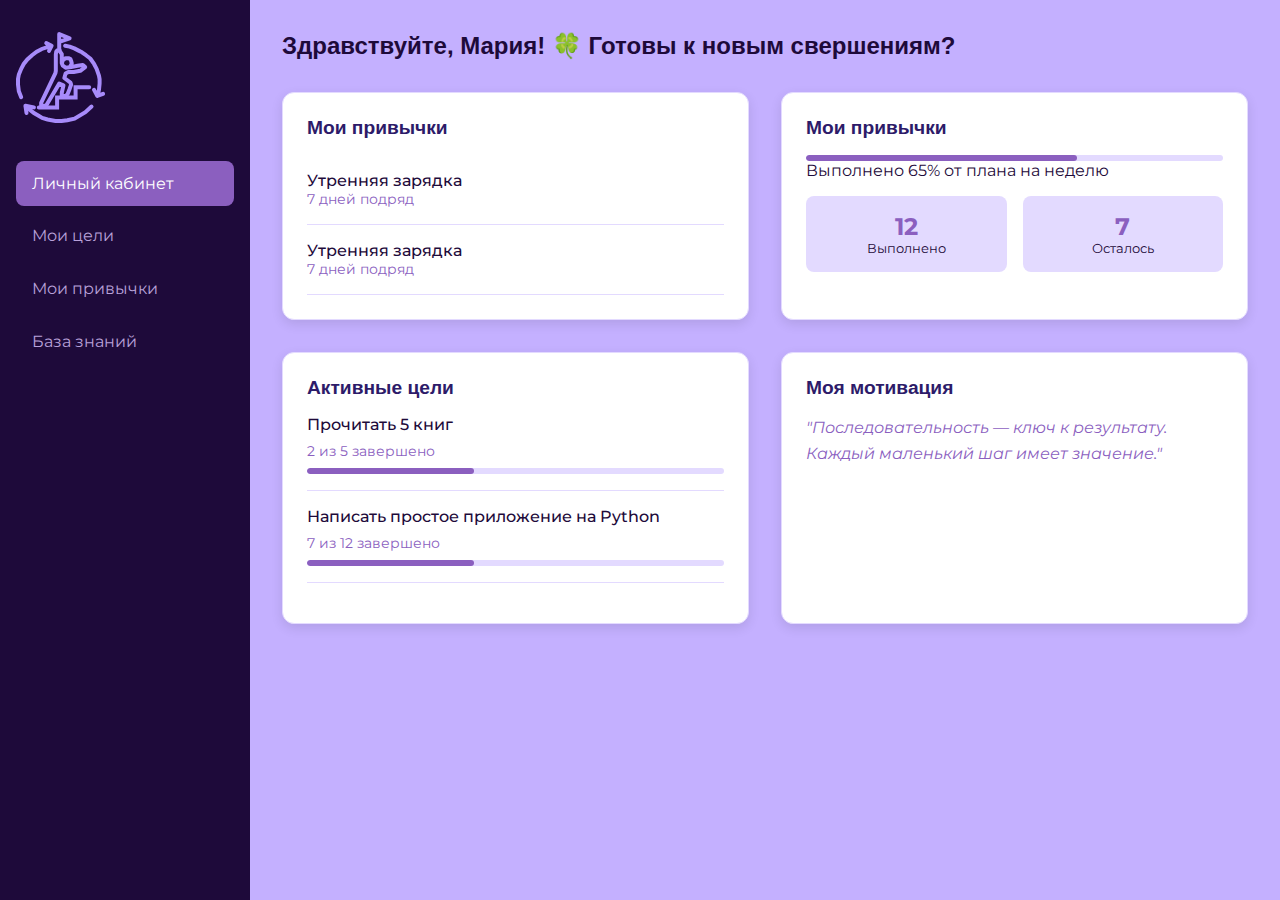
<file: private-office.html>
<!DOCTYPE html>
<html lang="ru">

<head>
    <meta charset="UTF-8">
    <meta name="viewport" content="width=device-width, initial-scale=1.0">
    <title>Личный кабинет</title>
    <link rel="preconnect" href="https://fonts.googleapis.com">
    <link rel="preconnect" href="https://fonts.gstatic.com" crossorigin>
    <link href="https://fonts.googleapis.com/css2?family=Montserrat:ital,wght@0,100..900;1,100..900&display=swap"
        rel="stylesheet">
    <link rel="stylesheet" href="css/blocks/private-office.css">
</head>

<body>
    <!-- Сайдбар -->
    <nav class="sidebar">
        <div class="logo"><img src="images/Логотип (1).svg" alt="Логотип"></div>
        <div class="nav-item active">Личный кабинет</div>
        <div class="nav-item"><a href="/goals.html">Мои цели</a></div>
        <div class="nav-item"><a href="/habits.html">Мои привычки</a></div>
        <div class="nav-item"><a href="/knowledgebase.html">База знаний</a></div>
    </nav>

    <!-- Основной контент -->
    <main class="main-content">
        <!-- Шапка -->
        <header class="header">
            <h1 class="welcome">Здравствуйте, Мария! 🍀 Готовы к новым свершениям?</h1>
        </header>

        <!-- Сетка контента -->
        <div class="content-grid">
            <!-- Мои привычки -->
            <section class="card habits-section">
                <h2 class="card-title">Мои привычки</h2>
                <div class="habit-item">
                    <div>
                        <div class="habit-name">Утренняя зарядка</div>
                        <div class="habit-streak">7 дней подряд</div>
                    </div>
                </div>
                <div class="habit-item">
                    <div>
                        <div class="habit-name">Утренняя зарядка</div>
                        <div class="habit-streak">7 дней подряд</div>
                    </div>
                </div>
            </section>

            <!-- Прогресс -->
            <section class="card progress-section">
                <h2 class="card-title">Мои привычки</h2>
                <div class="progress-bar">
                    <div class="progress-fill" style="width: 65%;"></div>
                </div>
                <p class="progress-text">Выполнено 65% от плана на неделю</p>
                <div class="stats">
                    <div class="stat-item">
                        <div class="stat-value">12</div>
                        <div class="stat-label">Выполнено</div>
                    </div>
                    <div class="stat-item">
                        <div class="stat-value">7</div>
                        <div class="stat-label">Осталось</div>
                    </div>
                </div>
            </section>

            <!-- Активные цели -->
            <section class="card goals-section">
                <h2 class="card-title">Активные цели</h2>
                <div class="goal-item">
                    <div class="goal-name">Прочитать 5 книг</div>
                    <div class="goal-progress">2 из 5 завершено</div>
                    <div class="progress-bar">
                        <div class="progress-fill" style="width: 40%"></div>
                    </div>
                </div>
                <div class="goal-item">
                    <div class="goal-name">Написать простое приложение на Python</div>
                    <div class="goal-progress">7 из 12 завершено</div>
                    <div class="progress-bar">
                        <div class="progress-fill" style="width: 40%"></div>
                    </div>
                </div>
            </section>

            <!-- Мотивация -->
            <section class="card motivation-section">
                <h2 class="card-title">Моя мотивация</h2>
                <p class="motivation-text">"Последовательность — ключ к результату. Каждый маленький шаг имеет
                    значение."</p>
            </section>
        </div>
    </main>
</body>

</html>
</file>
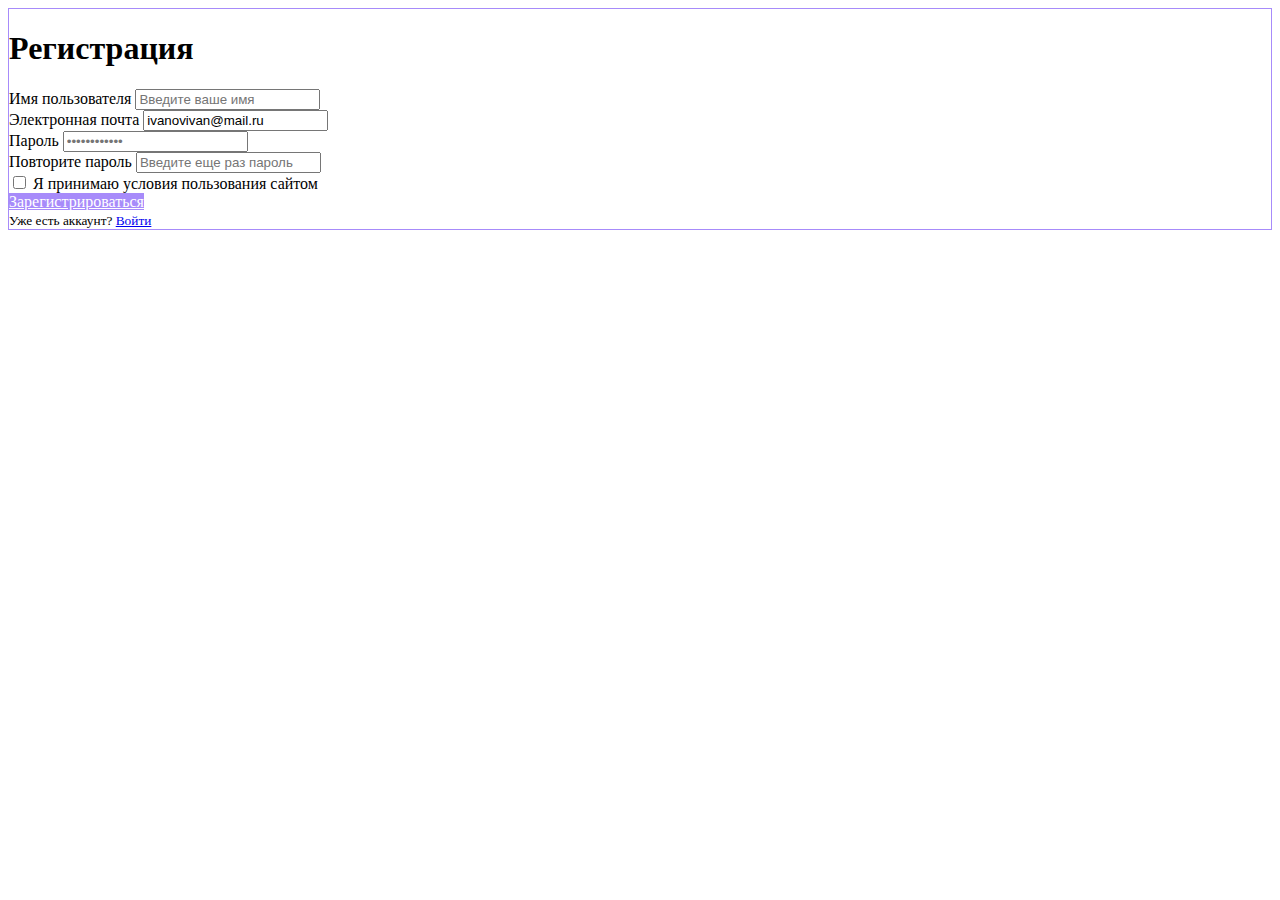
<file: registration.html>
<!DOCTYPE html>
<html lang="en">

<head>
    <meta charset="UTF-8">
    <meta name="viewport" content="width=device-width, initial-scale=1.0">
    <title>Регистрация</title>

    <link href="https://cdn.jsdelivr.net/npm/bootstrap@5.3.8/dist/css/bootstrap.min.css" rel="stylesheet"
        integrity="sha384-sRIl4kxILFvY47J16cr9ZwB07vP4J8+LH7qKQnuqkuIAvNWLzeN8tE5YBujZqJLB" crossorigin="anonymous">


    <link href="styles.css" rel="stylesheet">
</head>

<body>
    <section class="py-5">
        <div class="container">
            <div class="row justify-content-center">
                <div class="col-md-8 col-lg-6">


                    <form class="bg-white p-4 rounded shadow-sm">
                        <div class="text-center mb-5">
                            <h1 class="display-6 fw-bold">Регистрация</h1>
                        </div>
                        <div class="mb-3">
                            <label class="form-label fw-bold">Имя пользователя</label>
                            <input type="text" class="form-control" placeholder="Введите ваше имя">
                        </div>

                        <div class="mb-3">
                            <label class="form-label fw-bold">Электронная почта</label>
                            <input type="email" class="form-control" value="ivanovivan@mail.ru">
                        </div>

                        <div class="mb-3">
                            <label class="form-label fw-bold">Пароль</label>
                            <input type="password" class="form-control" placeholder="••••••••••••">
                        </div>

                        <div class="mb-3">
                            <label class="form-label fw-bold">Повторите пароль</label>
                            <input type="password" class="form-control" placeholder="Введите еще раз пароль">
                        </div>

                        <div class="mb-3 form-check">
                            <input type="checkbox" class="form-check-input" id="agreeTerms">
                            <label class="form-check-label" for="agreeTerms">
                                Я принимаю условия пользования сайтом
                            </label>
                        </div>

                        <a href="/private-office.html"
                            class="btn btn-primary w-100 py-2 fw-bold mb-3">Зарегистрироваться</a>

                        <div class="text-center">
                            <small class="text-muted">
                                Уже есть аккаунт?
                                <a href="/sign-in-form.html" class="text-primary text-decoration-none">Войти</a>
                            </small>
                        </div>
                    </form>
                </div>
            </div>
        </div>
    </section>
</body>

</html>
</file>
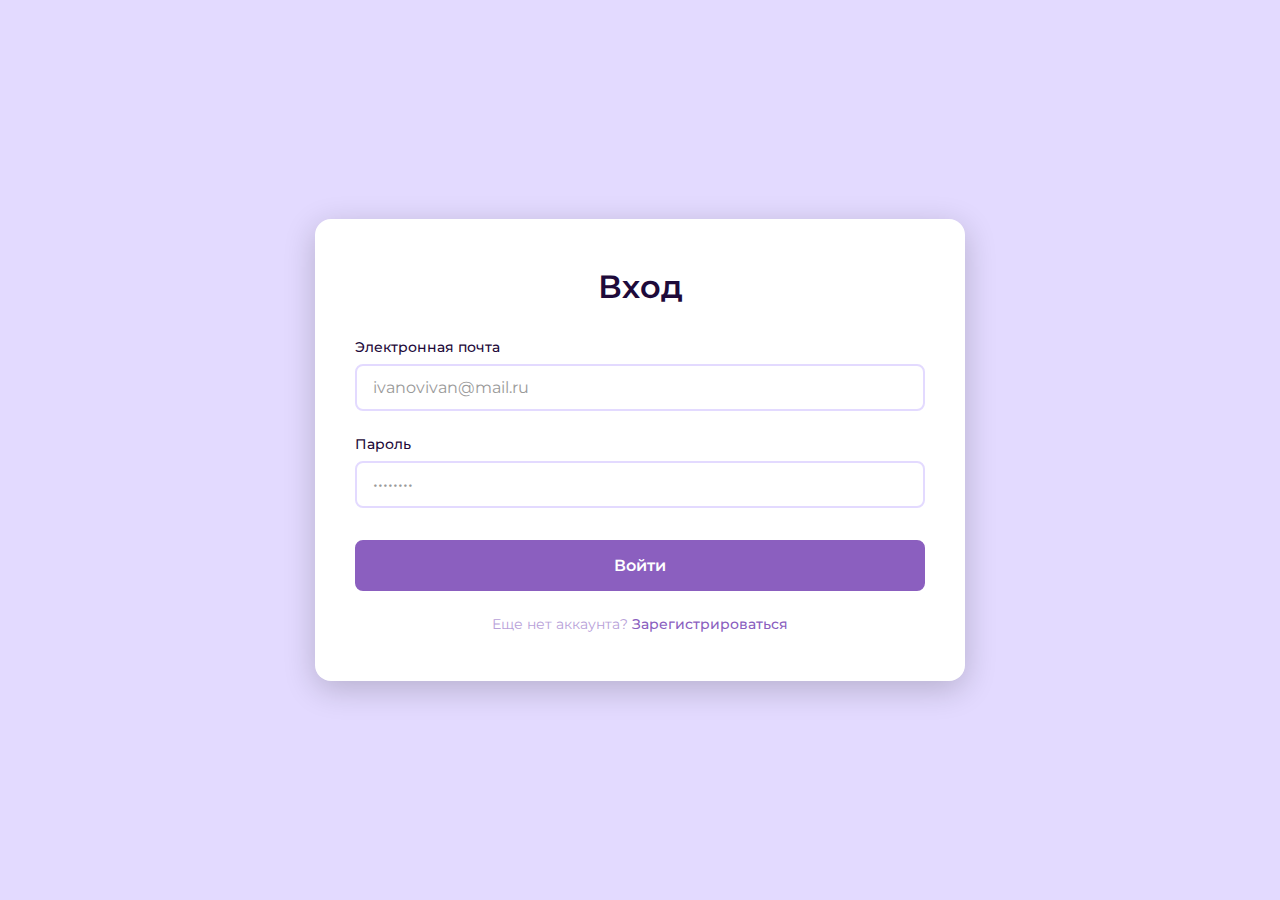
<file: sign-in-form.html>
<!DOCTYPE html>
<html lang="ru">

<head>
    <meta charset="UTF-8">
    <meta name="viewport" content="width=device-width, initial-scale=1.0">
    <title>Вход</title>
    <link rel="preconnect" href="https://fonts.googleapis.com">
    <link rel="preconnect" href="https://fonts.gstatic.com" crossorigin>
    <link href="https://fonts.googleapis.com/css2?family=Montserrat:ital,wght@0,100..900;1,100..900&display=swap"
        rel="stylesheet">
    <link rel="stylesheet" href="css/styles.css">
</head>

<body class="form">
    <div class="login-container">
        <h1 class="login-title">Вход</h1>

        <form>
            <div class="form-group">
                <label class="form-label">Электронная почта</label>
                <input type="email" class="form-input" placeholder="ivanovivan@mail.ru">
            </div>

            <div class="form-group">
                <label class="form-label">Пароль</label>
                <input type="password" class="form-input password-input" placeholder="••••••••">
            </div>

            <button type="submit" class="login-button">Войти</button>
        </form>

        <div class="register-link">
            Еще нет аккаунта? <a href="/registration.html">Зарегистрироваться</a>
        </div>
    </div>
</body>

</html>
</file>
<file: css/styles.css>
@import url('blocks/header.css');
@import url('blocks/knowlegebase.css');
@import url('blocks/some-styles.css');
@import url('blocks/sign-in.css');
@import url('blocks/registration.css');
@import url('blocks/goals.css');
@import url('blocks/index.css');

@import url('blocks/global.css');
</file>
<file: css/blocks/goals.css>
:root {
    --deep-amethyst: #1E0A3A;
    --moderate-purple: #2D1B69;
    --lavender: #8B5FBF;
    --snow-lavender: #E3DAFF;
    --white: #FFFFFF;
    --light-text: #B8A1D9;
}

/* Кнопки с иконками */
.btn i {
    transition: transform 0.3s ease;
}

.btn:hover i {
    transform: translateX(3px);
}

/* Кнопки в хедере */
.d-flex .btn {
    border-radius: 8px;
    padding: 8px 20px;
    font-weight: 600;
}

.d-flex .btn--outline {
    background: transparent;
    border: 2px solid var(--lavender);
    color: var(--lavender);
}

.d-flex .btn--outline:hover {
    background: var(--lavender);
    color: white;
}

/* Кастомные основные кнопки */
.btn-primary-custom {
    background: var(--lavender);
    border: 2px solid var(--lavender);
    color: white;
    transition: all 0.3s ease;
    font-weight: 600;
}

.btn-primary-custom:hover {
    background: var(--moderate-purple);
    border-color: var(--moderate-purple);
    color: white;
    transform: translateY(-2px);
    box-shadow: 0 8px 20px rgba(139, 95, 191, 0.4);
}

/* Кастомные контурные кнопки */
.btn-outline-custom {
    background: transparent;
    border: 2px solid var(--lavender);
    color: var(--lavender);
    transition: all 0.3s ease;
    font-weight: 600;
}

.btn-outline-custom:hover {
    background: var(--lavender);
    border-color: var(--lavender);
    color: white;
    transform: translateY(-2px);
    box-shadow: 0 8px 20px rgba(139, 95, 191, 0.3);
}

body {
    background-color: #f8f9fa;
    font-family: "Montserrat", sans-serif;

}

.navbar {
    background: var(--white) !important;
    box-shadow: 0 2px 4px rgba(0, 0, 0, 0.1);
}

.nav-link.active {
    color: var(--lavender) !important;
    font-weight: 600;
}

.nav-link {
    color: var(--deep-amethyst) !important;
}

.user-section {
    display: flex;
    align-items: center;
    gap: 1rem;
}

.user-section span {
    color: var(--deep-amethyst);
    font-weight: 500;
}

.text {
    color: #1E0A3A;
}

.btn-outline-custom {
    border: 1px solid var(--lavender);
    color: var(--lavender);
}

.btn-outline-custom:hover {
    background: var(--lavender);
    color: var(--white);
}

.btn-primary-custom {
    background: var(--lavender);
    border-color: var(--lavender);
    color: var(--white);
}

.btn-primary-custom:hover {
    background: var(--moderate-purple);
    border-color: var(--moderate-purple);
}

.main-card {
    background: var(--white);
    border-radius: 12px;
    box-shadow: 0 2px 8px rgba(0, 0, 0, 0.1);
    border: none;
}

.user-nav {
    display: flex;
    gap: 2rem;
    align-items: center;
}

.user-nav a {
    color: var(--deep-amethyst);
    text-decoration: none;
    font-weight: 500;
    padding: 0.5rem 1rem;
    border-radius: 6px;
    transition: all 0.3s ease;
}

.user-nav a:hover {
    background: var(--snow-lavender);
    color: var(--lavender);
}

.search-input {
    border-left: none;
    padding-left: 0;
}

.search-input:focus {
    box-shadow: none;
    border-color: #ced4da;
}

.input-group-text {
    background: var(--white);
    border-right: none;
}

.empty-state {
    color: var(--light-text);
}

.empty-state img {
    opacity: 0.5;
    margin-bottom: 1rem;
}

footer {
    background: var(--deep-amethyst) !important;
    color: white;
}

@media (max-width: 768px) {
    .user-nav {
        flex-wrap: wrap;
        gap: 1rem;
        justify-content: center;
    }

    .user-section {
        flex-direction: column;
        gap: 0.5rem;
    }
}

/* Анимация для пустого состояния */
.empty-state img {
    animation: float 3s ease-in-out infinite;
}

@keyframes float {

    0%,
    100% {
        transform: translateY(0);
    }

    50% {
        transform: translateY(-10px);
    }
}

.empty-state h5 {
    animation: fadeIn 2s ease-out;
}

@keyframes fadeIn {
    from {
        opacity: 0;
    }

    to {
        opacity: 1;
    }
}
</file>
<file: styles.css>
.hero-banner {
    background: linear-gradient(rgba(0, 0, 0, 0.5), rgba(0, 0, 0, 0.5)), url('/images/banner.jpg') center/cover;
    height: 640px;
    display: flex;
    align-items: center;
}

.btn {
    background-color: #A78BFA;
    border: #ffffff;
    color: #ffffff;
}

.btn:hover {
    background-color: #665499;
}

.btn--outline {
    background-color: #ffffff;
    color: #A78BFA;
    border: 1px solid #A78BFA;
}

.btn-primary {
    background-color: #A78BFA;
    border: #ffffff;
}

.btn-outline-primary {
    border: 1px solid #A78BFA;
    color: #A78BFA;
}

.btn-outline-primary:hover {
    background-color: #A78BFA;
    color: #ffffff;
    border: 1px solid #A78BFA;
}

.btn-light {
    color: #665499;
}

.btn-primary:hover {
    background-color: #665499;
}

.row.g-4 {
    justify-content: center;
    align-items: center;
}

.card {
    width: 300px;
    background-color: #A78BFA;
    align-items: center;
}

.card-steps {
    width: 1096px !important;
    background-color: #ffffff !important;
    height: 455px;
    border: 1px solid #A78BFA !important;
    border-radius: 10px;
}

.card-body.p-5 {
    display: flex;
}

.custom-nav .nav-link {
    border-bottom: 2px solid #A78BFA;
    margin-top: 20px;
    margin-bottom: 20px;
    padding: 12px 24px;
    transition: all 0.3s ease;
    color: #A78BFA;
}

.custom-nav .nav-link.active {
    background-color: #A78BFA;
    color: white;
    border-color: #A78BFA;
}

form {
    border: 1px solid #A78BFA;
}

.d-flex {
    gap: 20px;
    align-items: center;
}

.container .row .col-lg-10 .card {
    width: auto;
    max-width: none;
    background-color: #cfbeffd2;
}

.container .card {
    width: auto;
    max-width: none;
    background-color: #cfbeffd2;
}

.rounded-circle {
    background-color: #d4d4d4;
    width: 420px;
    height: 420px;
}
</file>
<file: css/blocks/private-office.css>
* {
     margin: 0;
     padding: 0;
     box-sizing: border-box;
     font-family: "Montserrat", sans-serif;
 }

 :root {
     --deep-amethyst: #1E0A3A;
     --moderate-purple: #2D1B69;
     --lavender: #8B5FBF;
     --snow-lavender: #E3DAFF;
     --white: #FFFFFF;
     --light-text: #B8A1D9;
     --bgc: #C4B0FF;
 }

 body {
     background: var(--bgc);
     color: var(--deep-amethyst);
     display: grid;
     grid-template-columns: 250px 1fr;
     min-height: 100vh;
 }

 /* Сайдбар */
 .sidebar {
     background: var(--primary-dark);
     color: var(--white);
     padding: 2rem 1rem;
     position: fixed;
     width: 250px;
     height: 100vh;
     background: var(--deep-amethyst);
 }

 .logo {
     font-family: 'Poppins', sans-serif;
     font-size: 1.5rem;
     margin-bottom: 2rem;
     color: var(--light-text);
 }

 .nav-item {
     padding: 0.8rem 1rem;
     margin: 0.5rem 0;
     border-radius: 8px;
     cursor: pointer;
     transition: all 0.3s ease;
     color: var(--light-text);
 }

 a {
     color: var(--light-text);
     text-decoration: none;
 }

 .nav-item.active {
     background: var(--lavender);
     color: var(--white);
 }

 .nav-item:hover {
     background: var(--moderate-purple);
 }

 /* Основной контент */
 .main-content {
     grid-column: 2;
     padding: 2rem;
 }

 .header {
     margin-bottom: 2rem;
 }

 .welcome {
     font-family: 'Poppins', sans-serif;
     font-size: 1.5rem;
     color: var(--deep-amethyst);
 }

 /* Сетка контента */
 .content-grid {
     display: grid;
     grid-template-columns: 1fr 1fr;
     gap: 2rem;
 }

 /* Карточки */
 .card {
     background: var(--white);
     border-radius: 12px;
     padding: 1.5rem;
     box-shadow: 0 4px 12px rgba(0, 0, 0, 0.1);
     border: 1px solid var(--snow-lavender);
 }

 .card-title {
     font-family: 'Poppins', sans-serif;
     color: var(--moderate-purple);
     margin-bottom: 1rem;
     font-size: 1.2rem;
 }

 /* Привычки */
 .habits-section {
     grid-column: 1;
 }

 .habit-item {
     display: flex;
     justify-content: space-between;
     align-items: center;
     padding: 1rem 0;
     border-bottom: 1px solid var(--snow-lavender);
 }

 .habit-name {
     font-weight: 500;
     color: var(--deep-amethyst);
 }

 .habit-streak {
     color: var(--lavender);
     font-size: 0.9rem;
 }

 /* Прогресс */
 .progress-section {
     grid-column: 2;
 }

 .progress-text {
     color: var(--deep-amethyst);
     margin-bottom: 1rem;
 }

 .stats {
     display: grid;
     grid-template-columns: 1fr 1fr;
     gap: 1rem;
 }

 .stat-item {
     text-align: center;
     padding: 1rem;
     background: var(--snow-lavender);
     border-radius: 8px;
 }

 .stat-value {
     font-size: 1.5rem;
     font-weight: bold;
     color: var(--lavender);
 }

 .stat-label {
     font-size: 0.8rem;
     color: var(--deep-amethyst);
 }

 /* Цели */
 .goals-section {
     grid-column: 1;
 }

 .goal-item {
     margin-bottom: 1rem;
     padding-bottom: 1rem;
     border-bottom: 1px solid var(--snow-lavender);
 }

 .goal-name {
     font-weight: 500;
     color: var(--deep-amethyst);
     margin-bottom: 0.5rem;
 }

 .goal-progress {
     color: var(--lavender);
     font-size: 0.9rem;
 }

 .progress-bar {
     width: 100%;
     height: 6px;
     background: var(--snow-lavender);
     border-radius: 3px;
     margin-top: 0.5rem;
     overflow: hidden;
 }

 .progress-fill {
     height: 100%;
     background: var(--lavender);
     border-radius: 3px;
 }

 /* Мотивация */
 .motivation-section {
     grid-column: 2;
 }

 .motivation-text {
     font-style: italic;
     color: var(--lavender);
     line-height: 1.6;
 }

 /* Адаптивность */
 @media (max-width: 768px) {
     body {
         grid-template-columns: 1fr;
     }

     .sidebar {
         display: none;
     }

     .main-content {
         grid-column: 1;
     }

     .content-grid {
         grid-template-columns: 1fr;
     }
 }


 /* Анимированный прогресс-бар */
 .progress-fill {
     animation: progressFill 1.5s ease-in-out;
     transform-origin: left;
 }

 @keyframes progressFill {
     from {
         transform: scaleX(0);
     }

     to {
         transform: scaleX(1);
     }
 }

 /* Альтернативная анимация через ширину */
 .progress-fill-width {
     animation: progressWidth 1.5s ease-in-out forwards;
     width: 0 !important;
 }

 @keyframes progressWidth {
     to {
         width: var(--target-width, 65%) !important;
     }
 }
</file>
